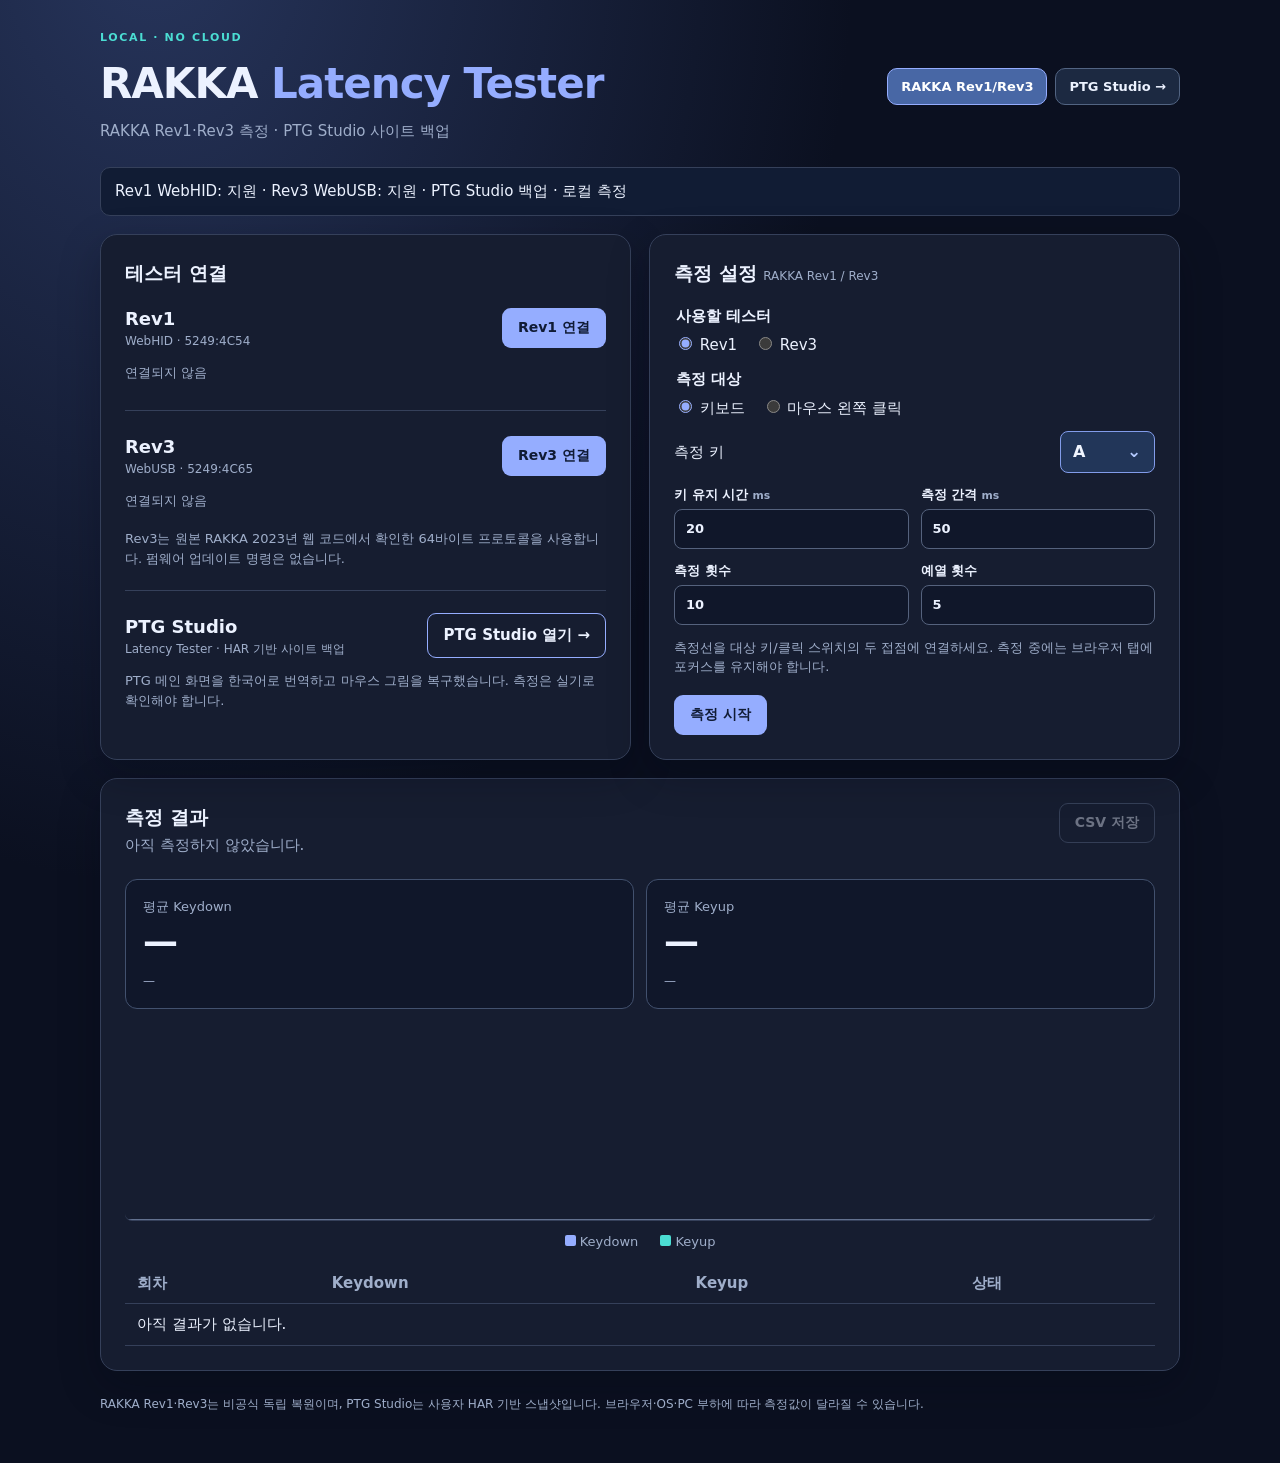
<file: index.html>
<!doctype html>
<html lang="ko">
<head>
<meta charset="utf-8"><meta name="viewport" content="width=device-width,initial-scale=1">
<meta name="color-scheme" content="dark">
<title>Latency Tester · RAKKA Rev1 + Rev3 + PTG Studio</title>
<link rel="stylesheet" href="./styles.css">
<script type="module" src="./app.js"></script>
</head>
<body>
<main class="shell">
<header><div><div class="eyebrow">LOCAL · NO CLOUD</div><h1>RAKKA <em>Latency Tester</em></h1><p class="muted">RAKKA Rev1·Rev3 측정 · PTG Studio 사이트 백업</p></div><nav class="top-site-switch" aria-label="사이트 전환"><a href="./" class="current" aria-current="page">RAKKA Rev1/Rev3</a><a href="./ptg/">PTG Studio →</a></nav></header>
<p id="environment" class="notice" role="status">브라우저 기능 확인 중...</p>
<div class="grid">
<section class="panel">
<h2>테스터 연결</h2>
<div class="device"><div><strong>Rev1</strong> <small>WebHID · 5249:4C54</small></div><button id="connect1">Rev1 연결</button></div>
<p id="status1" class="muted" role="status">연결되지 않음</p>
<hr>
<div class="device"><div><strong>Rev3</strong> <small>WebUSB · 5249:4C65</small></div><button id="connect3">Rev3 연결</button></div>
<p id="status3" class="muted" role="status">연결되지 않음</p>
<p class="muted small">Rev3는 원본 RAKKA 2023년 웹 코드에서 확인한 64바이트 프로토콜을 사용합니다. 펌웨어 업데이트 명령은 없습니다.</p>
<hr>
<div class="device"><div><strong>PTG Studio</strong> <small>Latency Tester · HAR 기반 사이트 백업</small></div><a class="button-link" href="./ptg/">PTG Studio 열기 →</a></div>
<p class="muted small">PTG 메인 화면을 한국어로 번역하고 마우스 그림을 복구했습니다. 측정은 실기로 확인해야 합니다.</p>
</section>
<section class="panel">
<h2>측정 설정 <small>RAKKA Rev1 / Rev3</small></h2>
<form id="form">
<fieldset><legend>사용할 테스터</legend>
<label><input type="radio" name="revision" value="rev1" checked> Rev1</label>
<label><input type="radio" name="revision" value="rev3"> Rev3</label>
</fieldset>
<fieldset><legend>측정 대상</legend>
<label><input type="radio" name="type" value="keyboard" checked> 키보드</label>
<label><input type="radio" name="type" value="mouse"> 마우스 왼쪽 클릭</label>
</fieldset>
<div class="setting"><label for="target-picker">측정 키</label><input id="target" type="hidden" value="a"><button id="target-picker" type="button" class="selected-key-trigger" aria-haspopup="dialog" aria-controls="keyboard-dialog" title="측정할 키 선택"><span id="target-selected">A</span><span class="picker-chevron" aria-hidden="true">⌄</span></button></div>
<div class="fields">
<label>키 유지 시간 <small>ms</small><input id="hold" type="number" min="1" max="200" value="20" required></label>
<label>측정 간격 <small>ms</small><input id="interval" type="number" min="0" max="100" value="50" required></label>
<label>측정 횟수<input id="count" type="number" min="1" max="100" value="10" required></label>
<label>예열 횟수<input id="warmup" type="number" min="0" max="10" value="5" required></label>
</div>
<details id="rev3-calibration" class="calibration" hidden>
<summary>Rev3 보정 · 다른 테스터에 맞춤</summary>
<div class="fields">
<label>누름 보정 <small>ms</small><input id="rev3-down-offset" type="number" min="-1000" max="1000" step="any" value="7.334"></label>
<label>뗌 보정 <small>ms</small><input id="rev3-up-offset" type="number" min="-1000" max="1000" step="any" value="8.014"></label>
</div>
<div class="actions"><button id="rev3-calibration-apply" type="button" class="secondary">보정값 적용</button><button id="rev3-calibration-reset" type="button" class="secondary">이전 Rev1 기준으로 복원</button></div>
<p id="rev3-calibration-status" class="muted small" role="status"></p>
<p class="muted small">기본값은 이전 FUN60 Ultra Rev1·20ms·50회 평균 0.58/0.46ms에 맞췄습니다. 같은 키보드를 새로 측정한 뒤 다른 테스터의 평균을 아래에 입력하면 다시 맞출 수 있습니다.</p>
<label class="small" for="rev3-reference-name">기준 장비·키보드 이름 (선택)</label><input id="rev3-reference-name" type="text" maxlength="80" placeholder="예: Rev1 / FUN60">
<div class="fields">
<label>기준 장비 Keydown <small>ms</small><input id="rev3-reference-down" type="number" min="-1000" max="1000" step="any" placeholder="평균값"></label>
<label>기준 장비 Keyup <small>ms</small><input id="rev3-reference-up" type="number" min="-1000" max="1000" step="any" placeholder="평균값"></label>
</div>
<div class="actions"><button id="rev3-calibration-fit" type="button" class="secondary" disabled>이번 측정 평균을 기준값에 맞추기</button></div>
</details>
<p class="muted small">측정선을 대상 키/클릭 스위치의 두 접점에 연결하세요. 측정 중에는 브라우저 탭에 포커스를 유지해야 합니다.</p>
<div class="actions"><button id="start" type="submit">측정 시작</button><button id="stop" type="button" class="secondary" hidden>측정 중단</button></div>
</form>
</section>
</div>
<section class="panel results">
<div class="result-top"><div><h2>측정 결과</h2><p class="muted" id="progress">아직 측정하지 않았습니다.</p></div><button id="download" class="secondary" disabled>CSV 저장</button></div>
<div class="stats"><article><div id="down-average-label">평균 Keydown</div><strong id="down-average">—</strong><small id="down-detail">키 누름 지연</small></article><article><div id="up-average-label">평균 Keyup</div><strong id="up-average">—</strong><small id="up-detail">키 뗌 지연</small></article></div>
<p id="measurement-basis" class="notice small" hidden>Rev3는 IN 기준에 보정값을 더한 추정값입니다.</p>
<div id="graph" class="graph" aria-label="회차별 누름 및 뗌 지연시간 막대 그래프"></div>
<div class="legend"><span><b class="down"></b> Keydown</span><span><b class="up"></b> Keyup</span></div>
<div class="overflow"><table><thead><tr><th>회차</th><th>Keydown</th><th>Keyup</th><th>상태</th></tr></thead><tbody id="rows"><tr><td colspan="4">아직 결과가 없습니다.</td></tr></tbody></table></div>
</section>
<footer>RAKKA Rev1·Rev3는 비공식 독립 복원이며, PTG Studio는 사용자 HAR 기반 스냅샷입니다. 브라우저·OS·PC 부하에 따라 측정값이 달라질 수 있습니다.</footer>
</main>
<dialog id="keyboard-dialog" class="keyboard-dialog" aria-labelledby="keyboard-title" aria-describedby="keyboard-help">
 <div class="keyboard-dialog-content">
  <div class="keyboard-heading"><div><h2 id="keyboard-title">측정할 키 선택</h2><p class="muted small">키를 클릭하면 바로 적용돼요.</p></div><div class="keyboard-dialog-controls"><div class="selected-key-badge" aria-live="polite">선택 <strong id="keyboard-selection">A</strong></div><button id="keyboard-close" class="keyboard-close secondary" type="button" aria-label="닫기">✕</button></div></div>
  <div class="keyboard-scroll" aria-label="키보드 선택 영역"><div id="keyboard-layout" class="keyboard-layout" role="group" aria-label="측정할 키 선택"></div></div>
  <p id="keyboard-help" class="muted small">회색 키는 선택할 수 없습니다. 측정 시에는 영문 입력 모드를 사용하세요.</p>
 </div>
</dialog>
</body></html>
</file>
<file: styles.css>
:root{color-scheme:dark;--bg:#0b1020;--panel:#161d30;--panel2:#10172a;--line:#35405a;--text:#ecf2ff;--muted:#9faeca;--blue:#95adff;--cyan:#4bddd3}
*{box-sizing:border-box}body{margin:0;background:radial-gradient(ellipse at 12% -5%,#27355c 0%,transparent 44%),var(--bg);font:15px/1.5 system-ui,"Malgun Gothic",sans-serif;color:var(--text)}.shell{max-width:1120px;margin:auto;padding:30px 20px 50px}
header{display:flex;justify-content:space-between;align-items:center;gap:16px;margin-bottom:25px}h1{font-size:clamp(28px,4vw,42px);margin:5px 0;letter-spacing:-1px}h1 em{font-style:normal;color:var(--blue)}h2{font-size:19px;margin:0 0 18px}h2 small{font-size:12px;font-weight:500;color:var(--muted)}
.eyebrow{color:var(--cyan);font-size:11px;font-weight:800;letter-spacing:.15em}.muted,small,footer{color:var(--muted)}header p{margin:0}.small{font-size:13px}.pill{color:#b6fff9;background:#153b43;border:1px solid #467b82;border-radius:50px;padding:8px 14px;font-size:11px;font-weight:800;white-space:nowrap}
.notice{background:#111c34;border:1px solid var(--line);border-radius:10px;padding:12px 14px}.grid{display:grid;grid-template-columns:1fr 1fr;gap:18px;margin:18px 0}.panel{padding:24px;border:1px solid var(--line);border-radius:17px;background:var(--panel);box-shadow:0 15px 40px #05091244}
.device{display:flex;align-items:center;justify-content:space-between;gap:10px}.device strong{font-size:18px}.device small{display:block;font-size:12px}.device+p{font-size:13px;min-height:25px}hr{border:0;border-top:1px solid var(--line);margin:22px 0}
button{border:1px solid transparent;padding:10px 15px;background:var(--blue);border-radius:9px;color:#101b35;font:700 14px system-ui,sans-serif;cursor:pointer;white-space:nowrap}button.secondary{background:transparent;border-color:#62718f;color:var(--text)}button:disabled{opacity:.4;cursor:not-allowed}button:not(:disabled):hover{filter:brightness(1.13)}.warning{border:1px solid #75603e;background:#382e20;color:#ffe0a0;border-radius:10px;padding:12px;font-size:13px;margin:18px 0 0}
fieldset{border:0;margin:0 0 12px;padding:0}legend{font-weight:700;margin-bottom:6px}fieldset label{margin-right:12px;white-space:nowrap}input[type=radio]{accent-color:var(--blue)}.setting{display:flex;align-items:center;justify-content:space-between;gap:12px;margin-bottom:12px}.setting input{max-width:95px;text-align:center}
input[type=number],input[type=text]{width:100%;border:1px solid #55627d;border-radius:8px;padding:9px 11px;background:var(--panel2);color:var(--text);font:inherit}input:focus{outline:2px solid var(--blue);outline-offset:1px}
.fields{display:grid;grid-template-columns:1fr 1fr;gap:12px}.fields label{font-size:13px;font-weight:700}.fields input{display:block;margin-top:5px}.actions{display:flex;gap:12px;margin-top:18px}
.result-top{display:flex;align-items:start;justify-content:space-between;gap:12px}.result-top h2{margin-bottom:3px}.result-top p{margin:0}.stats{display:grid;grid-template-columns:1fr 1fr;gap:12px;margin:22px 0}.stats article{border:1px solid #42516e;border-radius:12px;background:var(--panel2);padding:17px}.stats article div{color:var(--muted);font-size:13px}.stats article strong{display:block;font-size:clamp(24px,3.5vw,35px);font-variant-numeric:tabular-nums}.stats article small{font-size:12px}
.graph{height:190px;display:flex;gap:4px;align-items:end;overflow-x:auto;border-bottom:1px solid var(--line);padding:14px 3px 0;background:repeating-linear-gradient(to top,transparent 0,transparent 42px,#22314655 43px,#22314655 44px);border-radius:7px}.plot{height:100%;display:flex;align-items:end;gap:2px;flex:1;min-width:19px;max-width:70px}.bar{flex:1;min-width:6px;border-radius:4px 4px 0 0}.bar.down,.legend .down{background:var(--blue)}.bar.up,.legend .up{background:var(--cyan)}.legend{display:flex;gap:22px;justify-content:center;color:var(--muted);font-size:13px;margin:11px}.legend b{display:inline-block;width:11px;height:11px;border-radius:2px}
.overflow{overflow:auto}table{width:100%;border-collapse:collapse;font-variant-numeric:tabular-nums}th,td{text-align:left;padding:9px 12px;border-bottom:1px solid var(--line)}th{color:var(--muted);font-weight:600}footer{font-size:12px;padding-top:24px}[hidden]{display:none!important}
@media(max-width:750px){.grid{grid-template-columns:1fr}.panel{padding:18px}header{align-items:start}.pill{font-size:10px}.stats{gap:8px}button{padding:9px 11px}}

.button-link{display:inline-flex;align-items:center;text-decoration:none;padding:10px 15px;border:1px solid var(--blue);border-radius:9px;color:var(--text);font-weight:700;white-space:nowrap}.button-link:hover{background:#273656}

.top-site-switch{display:flex;align-items:center;justify-content:flex-end;gap:8px;flex-wrap:wrap}.top-site-switch a{display:inline-flex;align-items:center;text-decoration:none;padding:10px 13px;font:700 13px system-ui,sans-serif;border:1px solid #526482;border-radius:10px;color:#ecf2ff;background:#1c2941;white-space:nowrap}.top-site-switch a.current{background:#4867a5;border-color:#95adff;color:white}.top-site-switch a:hover{filter:brightness(1.25)}@media(max-width:750px){header{flex-wrap:wrap}.top-site-switch{justify-content:flex-start}}

/* Compact on-demand keyboard selector */
.selected-key-trigger{display:flex;align-items:center;justify-content:space-between;gap:12px;min-width:95px;background:#223659;border:1px solid #829cea;color:#f0f5ff;border-radius:8px;padding:8px 12px;font:800 16px/1.4 system-ui,sans-serif;letter-spacing:.05em}
.selected-key-trigger:hover:not(:disabled){background:#304c80}
.picker-chevron{color:#b5caff;font-size:17px}
.keyboard-dialog{position:fixed;inset:0;margin:auto;width:min(690px,calc(100vw - 24px));max-width:100%;max-height:85vh;padding:0;background:#141d31;color:var(--text);border:1px solid #536583;border-radius:15px;box-shadow:0 24px 70px #000b;overflow:hidden}
.keyboard-dialog[open]{display:block}
.keyboard-dialog::backdrop{background:#050913c9;backdrop-filter:blur(3px)}
.keyboard-dialog-content{padding:19px 18px 15px}
.keyboard-heading{display:flex;justify-content:space-between;align-items:center;gap:15px;margin-bottom:14px}
.keyboard-heading h2{font-size:18px;margin:0 0 3px}
.keyboard-heading p{margin:0}
.keyboard-dialog-controls{display:flex;align-items:center;gap:10px;flex-shrink:0}
.keyboard-close{display:inline-flex;align-items:center;justify-content:center;min-width:32px;min-height:32px;padding:4px!important;font-size:17px}
.selected-key-badge{display:flex;align-items:center;gap:7px;flex-shrink:0;color:var(--muted);font-size:12px}
.selected-key-badge strong{display:inline-flex;justify-content:center;align-items:center;min-width:32px;padding:4px 8px;background:#415eaa;color:#fff;border:1px solid #99b9ff;border-radius:7px;font-size:15px;line-height:1.2}
.keyboard-scroll{overflow-x:auto;overscroll-behavior-x:contain;padding-bottom:4px}
.keyboard-layout{min-width:560px;width:100%;margin:0 auto;padding:10px;border:1px solid #3e4f6c;border-radius:11px;background:linear-gradient(135deg,#0b1426,#17233b);display:flex;flex-direction:column;gap:5px}
.keyboard-row{display:flex;gap:5px;width:100%}
.keyboard-key{flex:var(--key-units) 1 0px;min-width:0;height:36px;padding:3px 0;border-radius:6px;border:1px solid #657591;background:linear-gradient(180deg,#33435d,#25344b);color:#eef4ff;font:700 11px/1.15 system-ui,"Malgun Gothic",sans-serif;box-shadow:inset 0 1px #ffffff1a,0 2px 0 #0b1326;cursor:pointer}
.keyboard-key:not(:disabled):hover{border-color:#a3b8ff;background:#425c89;filter:none}
.keyboard-key:not(:disabled):active{transform:translateY(1px);box-shadow:inset 0 1px #ffffff1a}
.keyboard-key.is-selected{border:2px solid #a9c2ff;background:linear-gradient(180deg,#5b81da,#344f9f);color:#fff;box-shadow:0 0 0 2px #779efe35,0 2px 0 #182852}
.keyboard-key.is-selected::after{content:" ✓";font-size:9px}
.keyboard-key.is-disabled{color:#8898af;background:#202c40;border-color:#354158;box-shadow:none;opacity:.7;cursor:not-allowed}
.keyboard-key:not(.is-disabled):disabled{opacity:.5;cursor:not-allowed}
.keyboard-key:focus-visible{outline:2px solid #6df0d6;outline-offset:2px}
#keyboard-help{margin:12px 2px 0}
@media(max-width:640px){.keyboard-dialog-content{padding:13px 10px}.keyboard-heading{flex-wrap:wrap;gap:7px}.keyboard-heading h2{font-size:16px}.keyboard-layout{min-width:530px;padding:7px;gap:4px}.keyboard-key{height:33px}.keyboard-row{gap:4px}}

/* Signed results share one zero line; table values are never clamped. */
.graph{position:relative;align-items:stretch;padding:0 3px;background:linear-gradient(to bottom,transparent calc(var(--zero,100%) - 1px),#62718f calc(var(--zero,100%) - 1px),#62718f var(--zero,100%),transparent var(--zero,100%))}
.plot{position:relative;display:block;align-items:initial}
.bar{position:absolute;width:46%;min-width:0;border-radius:3px}
.bar.down{left:0}.bar.up{right:0}
.calibration{margin-top:16px;border-top:1px solid var(--line);padding-top:12px}.calibration summary{cursor:pointer;font-size:13px;font-weight:700}.calibration .fields{margin-top:12px}.calibration .actions{flex-wrap:wrap;margin-top:12px}.calibration .small{display:block}
.calibration button{white-space:normal;max-width:100%}
</file>
